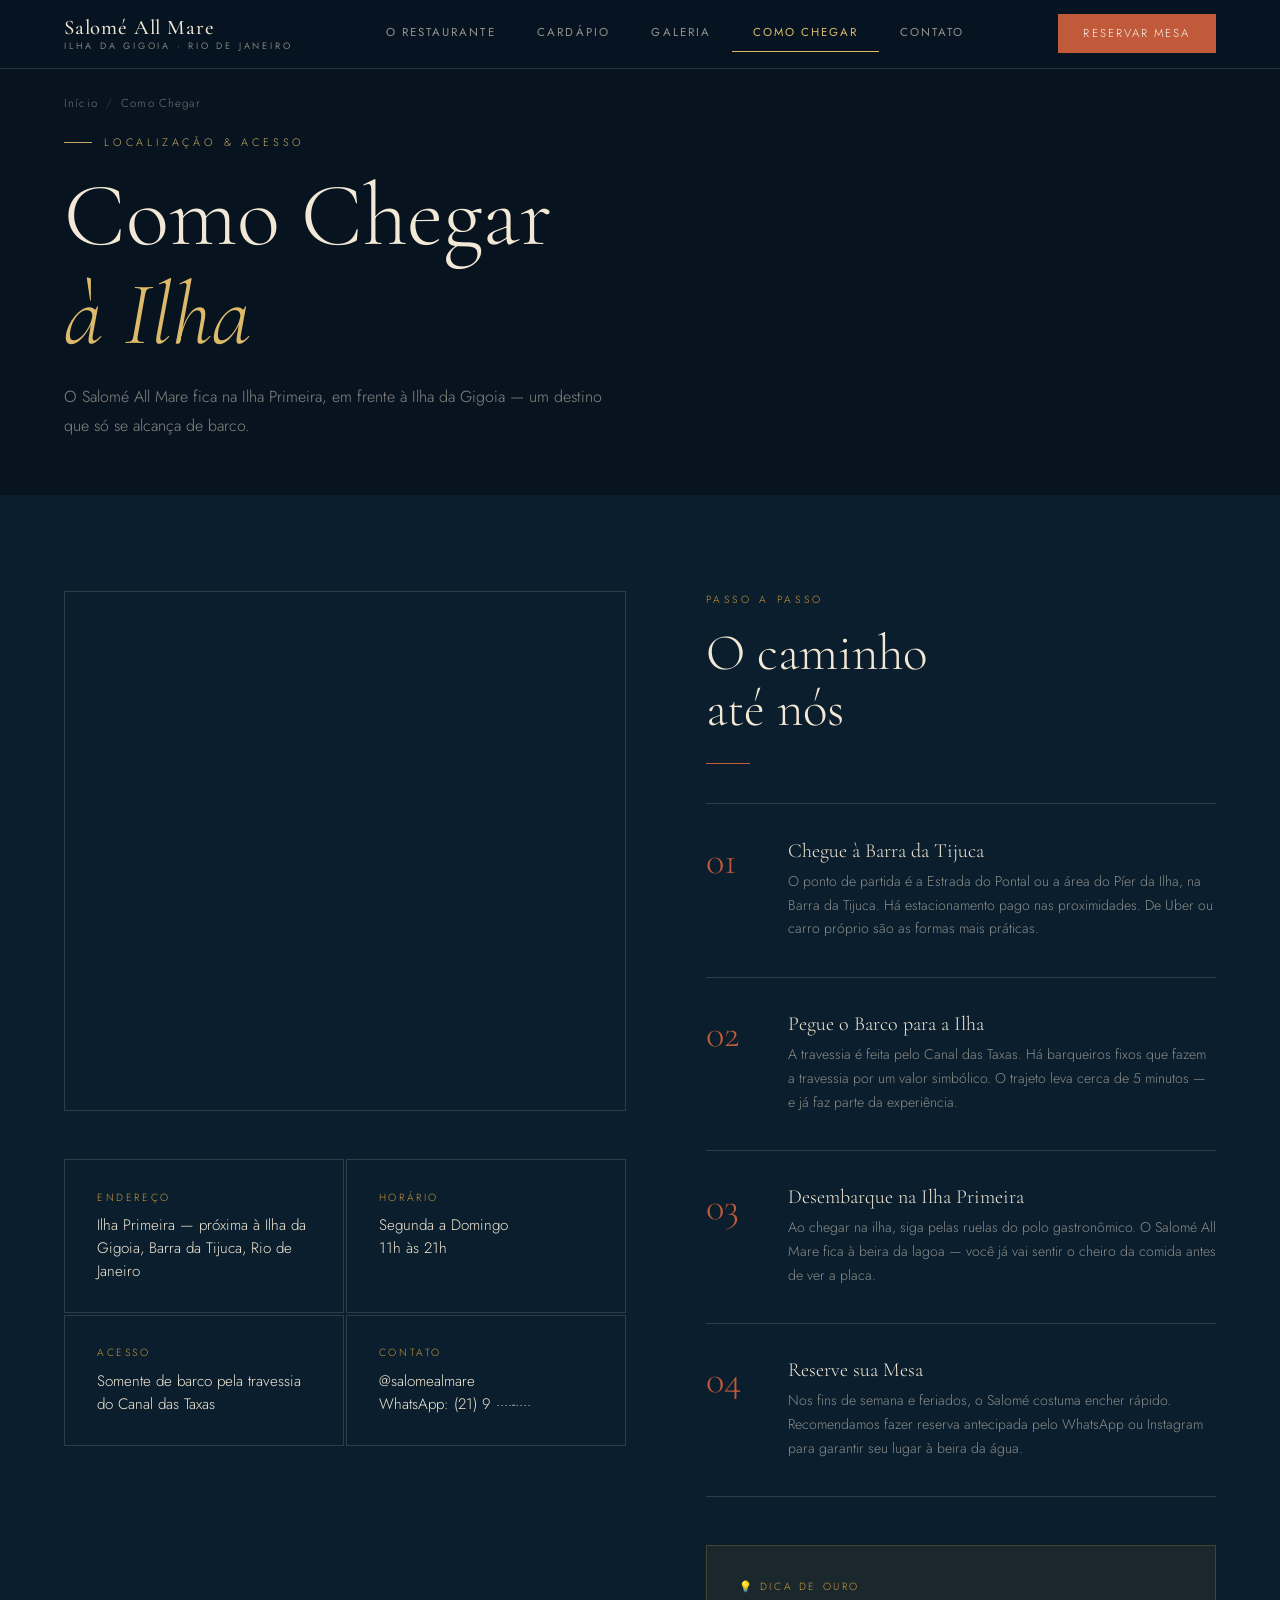
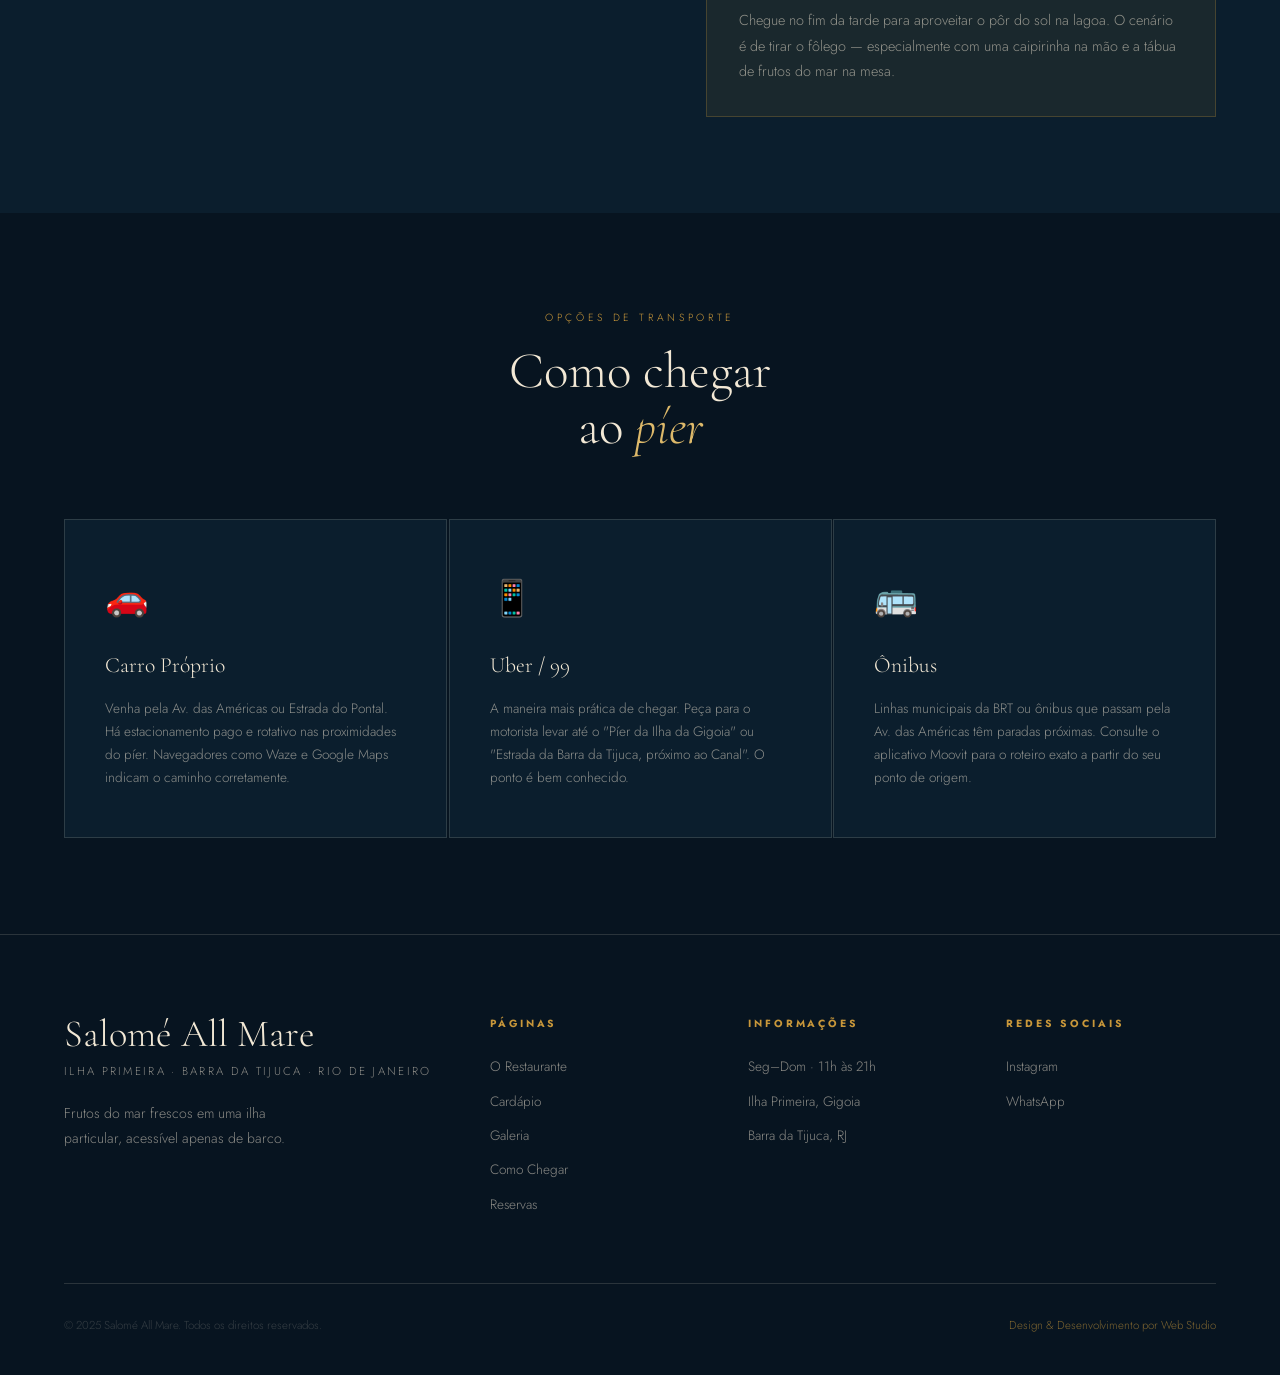
<file: como-chegar.html>
<!DOCTYPE html>
<html lang="pt-BR">
<head>
<meta charset="UTF-8">
<meta name="viewport" content="width=device-width, initial-scale=1.0">
<title>Como Chegar — Salomé All Mare</title>
<link href="https://fonts.googleapis.com/css2?family=Cormorant+Garamond:ital,wght@0,300;0,400;0,500;1,300;1,400&family=Jost:wght@300;400;500&display=swap" rel="stylesheet">
<link rel="stylesheet" href="style.css">
<style>
.map-container{width:100%;height:520px;border:.5px solid var(--border);overflow:hidden;background:var(--ocean);position:relative}
.map-container iframe{width:100%;height:100%;border:0;filter:invert(90%) hue-rotate(180deg) saturate(0.45) brightness(0.9)}
.step-list{margin-top:2.5rem}
.step{display:flex;gap:2rem;margin-bottom:0;padding:2.2rem 0;border-bottom:.5px solid var(--border)}
.step:first-child{border-top:.5px solid var(--border)}
.step-num{font-family:'Cormorant Garamond',serif;font-size:2.4rem;color:var(--coral);font-weight:300;min-width:50px;line-height:1;padding-top:2px}
.step h4{font-family:'Cormorant Garamond',serif;font-size:1.25rem;color:var(--sand);margin-bottom:.5rem}
.step p{font-size:.88rem;line-height:1.7}
.info-cards{display:grid;grid-template-columns:repeat(2,1fr);gap:2px;margin-top:3rem}
.info-card{background:rgba(11,30,45,.6);border:.5px solid var(--border);padding:1.8rem 2rem}
.info-card .lbl{font-size:.65rem;letter-spacing:.25em;text-transform:uppercase;color:var(--gold);margin-bottom:.5rem}
.info-card .val{font-size:.95rem;color:var(--sand);line-height:1.5}
.transport-grid{display:grid;grid-template-columns:repeat(3,1fr);gap:1.5px}
.transport-card{background:var(--ocean);border:.5px solid var(--border);padding:3rem 2.5rem;transition:border-color .25s}
.transport-card:hover{border-color:var(--border-md)}
.transport-icon{font-size:2.2rem;margin-bottom:1.2rem}
.transport-title{font-family:'Cormorant Garamond',serif;font-size:1.35rem;color:var(--sand);margin-bottom:.8rem}
.transport-text{font-size:.85rem;line-height:1.7}
.tip-box{background:rgba(200,151,58,.08);border:.5px solid rgba(200,151,58,.25);padding:2rem;margin-top:3rem}
.tip-box .tip-label{font-size:.65rem;letter-spacing:.25em;text-transform:uppercase;color:var(--gold);margin-bottom:.8rem}
.tip-box p{font-size:.9rem;line-height:1.75;color:var(--muted)}
@media(max-width:900px){
  .transport-grid{grid-template-columns:1fr}
  .info-cards{grid-template-columns:1fr}
}
</style>
</head>
<body>
<nav class="solid">
  <a href="index.html" class="nav-logo">Salomé All Mare <span>Ilha da Gigoia · Rio de Janeiro</span></a>
  <ul class="nav-center">
    <li><a href="sobre.html">O Restaurante</a></li>
    <li><a href="cardapio.html">Cardápio</a></li>
    <li><a href="galeria.html">Galeria</a></li>
    <li><a href="como-chegar.html" class="active">Como Chegar</a></li>
    <li><a href="contato.html">Contato</a></li>
  </ul>
  <a href="reservas.html" class="nav-cta">Reservar Mesa</a>
</nav>

<div class="page-hero" style="min-height:55vh">
  <div class="page-hero-bg" style="background-image:url('https://images.unsplash.com/photo-1544551763-46a013bb70d5?auto=format&w=1920&q=85');background-position:center 50%"></div>
  <div class="page-hero-overlay"></div>
  <div class="page-hero-content">
    <div class="breadcrumb"><a href="index.html">Início</a><span>/</span>Como Chegar</div>
    <div class="eyebrow">Localização & Acesso</div>
    <h1>Como Chegar<br><em>à Ilha</em></h1>
    <p class="sub">O Salomé All Mare fica na Ilha Primeira, em frente à Ilha da Gigoia — um destino que só se alcança de barco.</p>
  </div>
</div>

<!-- MAP + STEPS -->
<section class="section ocean">
  <div class="container" style="display:grid;grid-template-columns:1.1fr 1fr;gap:5rem;align-items:start">
    <div class="reveal">
      <div class="map-container">
        <iframe
          src="https://www.google.com/maps/embed?pb=!1m18!1m12!1m3!1d3675.0!2d-43.497!3d-23.010!2m3!1f0!2f0!3f0!3m2!1i1024!2i768!4f13.1!3m3!1m2!1s0x9bda28!2sIlha+da+Gigoia!5e0!3m2!1spt-BR!2sbr!4v1"
          allowfullscreen="" loading="lazy" title="Mapa Salomé All Mare">
        </iframe>
      </div>
      <div class="info-cards">
        <div class="info-card">
          <div class="lbl">Endereço</div>
          <div class="val">Ilha Primeira — próxima à Ilha da Gigoia, Barra da Tijuca, Rio de Janeiro</div>
        </div>
        <div class="info-card">
          <div class="lbl">Horário</div>
          <div class="val">Segunda a Domingo<br>11h às 21h</div>
        </div>
        <div class="info-card">
          <div class="lbl">Acesso</div>
          <div class="val">Somente de barco pela travessia do Canal das Taxas</div>
        </div>
        <div class="info-card">
          <div class="lbl">Contato</div>
          <div class="val">@salomealmare<br>WhatsApp: (21) 9 ····-····</div>
        </div>
      </div>
    </div>
    <div class="reveal" style="transition-delay:.15s">
      <span class="section-label">Passo a Passo</span>
      <h2 class="section-title">O caminho<br>até nós</h2>
      <div class="divider"></div>
      <div class="step-list">
        <div class="step">
          <div class="step-num">01</div>
          <div>
            <h4>Chegue à Barra da Tijuca</h4>
            <p>O ponto de partida é a Estrada do Pontal ou a área do Píer da Ilha, na Barra da Tijuca. Há estacionamento pago nas proximidades. De Uber ou carro próprio são as formas mais práticas.</p>
          </div>
        </div>
        <div class="step">
          <div class="step-num">02</div>
          <div>
            <h4>Pegue o Barco para a Ilha</h4>
            <p>A travessia é feita pelo Canal das Taxas. Há barqueiros fixos que fazem a travessia por um valor simbólico. O trajeto leva cerca de 5 minutos — e já faz parte da experiência.</p>
          </div>
        </div>
        <div class="step">
          <div class="step-num">03</div>
          <div>
            <h4>Desembarque na Ilha Primeira</h4>
            <p>Ao chegar na ilha, siga pelas ruelas do polo gastronômico. O Salomé All Mare fica à beira da lagoa — você já vai sentir o cheiro da comida antes de ver a placa.</p>
          </div>
        </div>
        <div class="step">
          <div class="step-num">04</div>
          <div>
            <h4>Reserve sua Mesa</h4>
            <p>Nos fins de semana e feriados, o Salomé costuma encher rápido. Recomendamos fazer reserva antecipada pelo WhatsApp ou Instagram para garantir seu lugar à beira da água.</p>
          </div>
        </div>
      </div>
      <div class="tip-box">
        <div class="tip-label">💡 Dica de Ouro</div>
        <p>Chegue no fim da tarde para aproveitar o pôr do sol na lagoa. O cenário é de tirar o fôlego — especialmente com uma caipirinha na mão e a tábua de frutos do mar na mesa.</p>
      </div>
    </div>
  </div>
</section>

<!-- TRANSPORT OPTIONS -->
<section class="section dark">
  <div class="container">
    <div style="text-align:center;max-width:560px;margin:0 auto 4rem" class="reveal">
      <span class="section-label">Opções de Transporte</span>
      <h2 class="section-title">Como chegar<br>ao <em>píer</em></h2>
    </div>
  </div>
  <div class="transport-grid">
    <div class="transport-card reveal">
      <div class="transport-icon">🚗</div>
      <div class="transport-title">Carro Próprio</div>
      <p class="transport-text">Venha pela Av. das Américas ou Estrada do Pontal. Há estacionamento pago e rotativo nas proximidades do píer. Navegadores como Waze e Google Maps indicam o caminho corretamente.</p>
    </div>
    <div class="transport-card reveal" style="transition-delay:.12s">
      <div class="transport-icon">📱</div>
      <div class="transport-title">Uber / 99</div>
      <p class="transport-text">A maneira mais prática de chegar. Peça para o motorista levar até o "Píer da Ilha da Gigoia" ou "Estrada da Barra da Tijuca, próximo ao Canal". O ponto é bem conhecido.</p>
    </div>
    <div class="transport-card reveal" style="transition-delay:.24s">
      <div class="transport-icon">🚌</div>
      <div class="transport-title">Ônibus</div>
      <p class="transport-text">Linhas municipais da BRT ou ônibus que passam pela Av. das Américas têm paradas próximas. Consulte o aplicativo Moovit para o roteiro exato a partir do seu ponto de origem.</p>
    </div>
  </div>
</section>

<footer>
  <div class="footer-grid">
    <div class="footer-brand">
      <div class="name">Salomé All Mare</div>
      <div class="tagline">Ilha Primeira · Barra da Tijuca · Rio de Janeiro</div>
      <p>Frutos do mar frescos em uma ilha particular, acessível apenas de barco.</p>
    </div>
    <div class="footer-col"><h5>Páginas</h5>
      <a href="sobre.html">O Restaurante</a><a href="cardapio.html">Cardápio</a>
      <a href="galeria.html">Galeria</a><a href="como-chegar.html">Como Chegar</a>
      <a href="reservas.html">Reservas</a>
    </div>
    <div class="footer-col"><h5>Informações</h5>
      <a href="#">Seg–Dom · 11h às 21h</a>
      <a href="#">Ilha Primeira, Gigoia</a><a href="#">Barra da Tijuca, RJ</a>
    </div>
    <div class="footer-col"><h5>Redes Sociais</h5>
      <a href="https://www.instagram.com/salomealmare/" target="_blank">Instagram</a>
      <a href="#">WhatsApp</a>
    </div>
  </div>
  <div class="footer-bottom">
    <p>© 2025 Salomé All Mare. Todos os direitos reservados.</p>
    <p class="credit">Design & Desenvolvimento por Web Studio</p>
  </div>
</footer>

<script>
const obs = new IntersectionObserver(e => e.forEach(x => { if(x.isIntersecting){ x.target.classList.add('visible'); obs.unobserve(x.target); }}), { threshold: 0.1 });
document.querySelectorAll('.reveal').forEach(el => obs.observe(el));
</script>
</body>
</html>
</file>
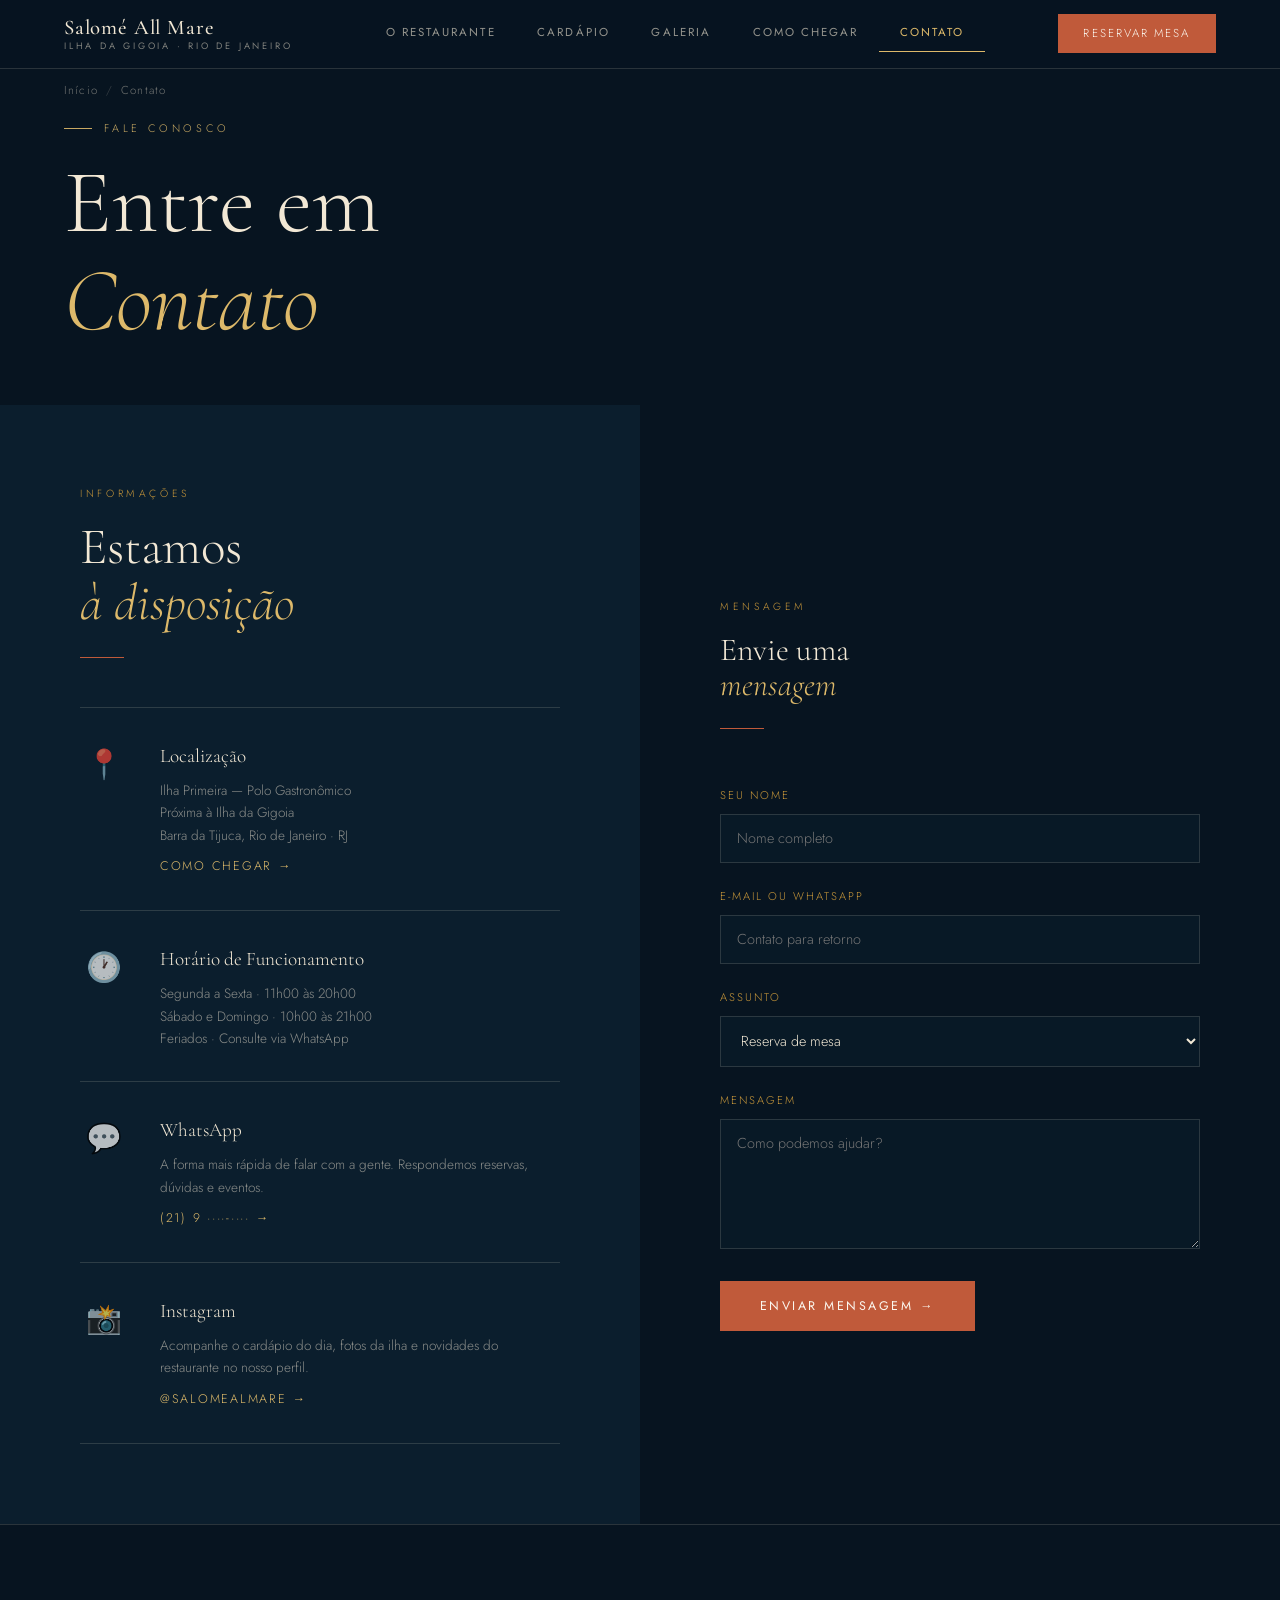
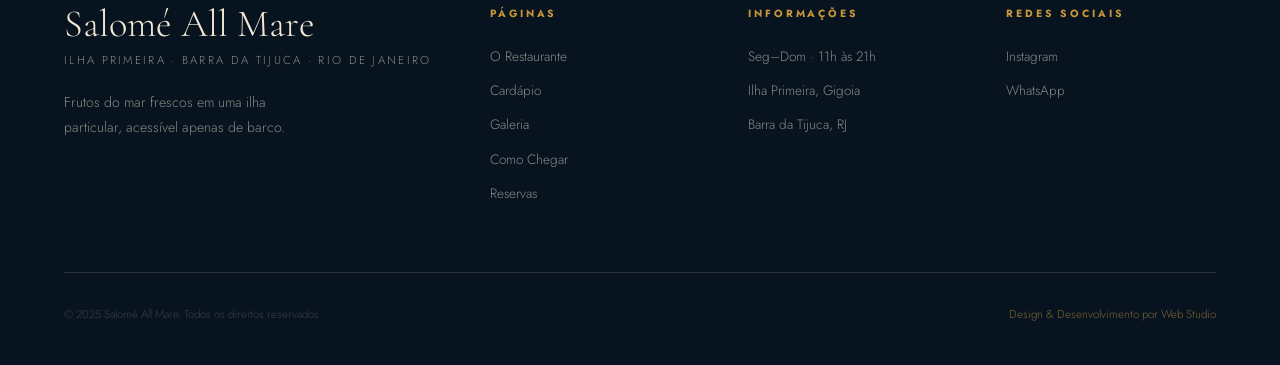
<file: contato.html>
<!DOCTYPE html>
<html lang="pt-BR">
<head>
<meta charset="UTF-8">
<meta name="viewport" content="width=device-width, initial-scale=1.0">
<title>Contato — Salomé All Mare</title>
<link href="https://fonts.googleapis.com/css2?family=Cormorant+Garamond:ital,wght@0,300;0,400;0,500;1,300;1,400&family=Jost:wght@300;400;500&display=swap" rel="stylesheet">
<link rel="stylesheet" href="style.css">
<style>
.contact-grid{display:grid;grid-template-columns:1fr 1fr;gap:0;min-height:70vh}
.contact-left{background:var(--ocean);padding:5rem;display:flex;flex-direction:column;justify-content:center}
.contact-right{padding:5rem;display:flex;flex-direction:column;justify-content:center}
.contact-block{display:flex;gap:2rem;padding:2rem 0;border-bottom:.5px solid var(--border)}
.contact-block:first-child{border-top:.5px solid var(--border)}
.contact-block-icon{font-size:1.8rem;min-width:48px;text-align:center;opacity:.7}
.contact-block-title{font-family:'Cormorant Garamond',serif;font-size:1.2rem;color:var(--sand);margin-bottom:.4rem}
.contact-block-text{font-size:.85rem;line-height:1.65}
.contact-block-link{display:inline-block;margin-top:.6rem;font-size:.78rem;letter-spacing:.14em;text-transform:uppercase;color:var(--gold-light);text-decoration:none;transition:opacity .2s}
.contact-block-link:hover{opacity:.7}
.form-group{margin-bottom:1.5rem}
.form-group label{display:block;font-size:.7rem;letter-spacing:.18em;text-transform:uppercase;color:var(--gold);margin-bottom:.55rem}
.form-group input,.form-group textarea,.form-group select{width:100%;background:rgba(11,30,45,.5);border:.5px solid var(--border);color:var(--sand);padding:.85rem 1rem;font-family:'Jost',sans-serif;font-size:.9rem;font-weight:300;outline:none;transition:border-color .2s}
.form-group input:focus,.form-group textarea:focus{border-color:rgba(200,151,58,.5)}
.form-group textarea{min-height:130px;resize:vertical}
.btn-send{background:var(--coral);color:var(--ivory);border:none;padding:1rem 2.5rem;font-family:'Jost',sans-serif;font-size:.78rem;letter-spacing:.2em;text-transform:uppercase;cursor:pointer;transition:background .2s}
.btn-send:hover{background:var(--coral-light)}

.social-links{display:flex;gap:1.5px;margin-top:3rem}
.social-link{background:rgba(11,30,45,.5);border:.5px solid var(--border);padding:1.5rem 2rem;text-decoration:none;color:var(--sand);display:flex;align-items:center;gap:.8rem;transition:border-color .2s;flex:1;justify-content:center}
.social-link:hover{border-color:var(--border-md)}
.social-link .ico{font-size:1.3rem}
.social-link .sname{font-size:.78rem;letter-spacing:.14em;text-transform:uppercase}

@media(max-width:900px){
  .contact-grid{grid-template-columns:1fr}
  .contact-left,.contact-right{padding:3rem}
}
</style>
</head>
<body>
<nav class="solid">
  <a href="index.html" class="nav-logo">Salomé All Mare <span>Ilha da Gigoia · Rio de Janeiro</span></a>
  <ul class="nav-center">
    <li><a href="sobre.html">O Restaurante</a></li>
    <li><a href="cardapio.html">Cardápio</a></li>
    <li><a href="galeria.html">Galeria</a></li>
    <li><a href="como-chegar.html">Como Chegar</a></li>
    <li><a href="contato.html" class="active">Contato</a></li>
  </ul>
  <a href="reservas.html" class="nav-cta">Reservar Mesa</a>
</nav>

<div class="page-hero" style="min-height:45vh">
  <div class="page-hero-bg" style="background-image:url('https://images.unsplash.com/photo-1555396273-367ea4eb4db5?auto=format&w=1920&q=85');background-position:center 65%"></div>
  <div class="page-hero-overlay"></div>
  <div class="page-hero-content">
    <div class="breadcrumb"><a href="index.html">Início</a><span>/</span>Contato</div>
    <div class="eyebrow">Fale Conosco</div>
    <h1>Entre em<br><em>Contato</em></h1>
  </div>
</div>

<div class="contact-grid">
  <div class="contact-left reveal">
    <span class="section-label">Informações</span>
    <h2 class="section-title">Estamos<br><em>à disposição</em></h2>
    <div class="divider"></div>
    <div style="margin-top:1.5rem">
      <div class="contact-block">
        <div class="contact-block-icon">📍</div>
        <div>
          <div class="contact-block-title">Localização</div>
          <p class="contact-block-text">Ilha Primeira — Polo Gastronômico<br>Próxima à Ilha da Gigoia<br>Barra da Tijuca, Rio de Janeiro · RJ</p>
          <a href="como-chegar.html" class="contact-block-link">Como Chegar →</a>
        </div>
      </div>
      <div class="contact-block">
        <div class="contact-block-icon">🕐</div>
        <div>
          <div class="contact-block-title">Horário de Funcionamento</div>
          <p class="contact-block-text">Segunda a Sexta · 11h00 às 20h00<br>Sábado e Domingo · 10h00 às 21h00<br>Feriados · Consulte via WhatsApp</p>
        </div>
      </div>
      <div class="contact-block">
        <div class="contact-block-icon">💬</div>
        <div>
          <div class="contact-block-title">WhatsApp</div>
          <p class="contact-block-text">A forma mais rápida de falar com a gente. Respondemos reservas, dúvidas e eventos.</p>
          <a href="https://wa.me/5521999999999" class="contact-block-link" target="_blank">(21) 9 ····-···· →</a>
        </div>
      </div>
      <div class="contact-block">
        <div class="contact-block-icon">📸</div>
        <div>
          <div class="contact-block-title">Instagram</div>
          <p class="contact-block-text">Acompanhe o cardápio do dia, fotos da ilha e novidades do restaurante no nosso perfil.</p>
          <a href="https://www.instagram.com/salomealmare/" class="contact-block-link" target="_blank">@salomealmare →</a>
        </div>
      </div>
    </div>
  </div>
  <div class="contact-right reveal" style="transition-delay:.15s;background:var(--deep)">
    <span class="section-label">Mensagem</span>
    <h2 class="section-title" style="font-size:2rem">Envie uma<br><em>mensagem</em></h2>
    <div class="divider"></div>
    <form style="margin-top:2rem" onsubmit="event.preventDefault();this.innerHTML='<p style=\'font-size:1rem;color:var(--gold-light);text-align:center;padding:2rem\'>✓ Mensagem enviada! Retornaremos em breve.</p>'">
      <div class="form-group">
        <label>Seu nome</label>
        <input type="text" placeholder="Nome completo" required>
      </div>
      <div class="form-group">
        <label>E-mail ou WhatsApp</label>
        <input type="text" placeholder="Contato para retorno" required>
      </div>
      <div class="form-group">
        <label>Assunto</label>
        <select>
          <option>Reserva de mesa</option>
          <option>Eventos e grupos</option>
          <option>Informações gerais</option>
          <option>Parceria / Imprensa</option>
          <option>Outro assunto</option>
        </select>
      </div>
      <div class="form-group">
        <label>Mensagem</label>
        <textarea placeholder="Como podemos ajudar?" required></textarea>
      </div>
      <button type="submit" class="btn-send">Enviar Mensagem →</button>
    </form>
  </div>
</div>

<footer>
  <div class="footer-grid">
    <div class="footer-brand">
      <div class="name">Salomé All Mare</div>
      <div class="tagline">Ilha Primeira · Barra da Tijuca · Rio de Janeiro</div>
      <p>Frutos do mar frescos em uma ilha particular, acessível apenas de barco.</p>
    </div>
    <div class="footer-col"><h5>Páginas</h5>
      <a href="sobre.html">O Restaurante</a><a href="cardapio.html">Cardápio</a>
      <a href="galeria.html">Galeria</a><a href="como-chegar.html">Como Chegar</a>
      <a href="reservas.html">Reservas</a>
    </div>
    <div class="footer-col"><h5>Informações</h5>
      <a href="#">Seg–Dom · 11h às 21h</a>
      <a href="#">Ilha Primeira, Gigoia</a><a href="#">Barra da Tijuca, RJ</a>
    </div>
    <div class="footer-col"><h5>Redes Sociais</h5>
      <a href="https://www.instagram.com/salomealmare/" target="_blank">Instagram</a>
      <a href="#">WhatsApp</a>
    </div>
  </div>
  <div class="footer-bottom">
    <p>© 2025 Salomé All Mare. Todos os direitos reservados.</p>
    <p class="credit">Design & Desenvolvimento por Web Studio</p>
  </div>
</footer>

<script>
const obs = new IntersectionObserver(e => e.forEach(x => { if(x.isIntersecting){ x.target.classList.add('visible'); obs.unobserve(x.target); }}), { threshold: 0.1 });
document.querySelectorAll('.reveal').forEach(el => obs.observe(el));
</script>
</body>
</html>
</file>
<file: style.css>
/* ── RESET & BASE ── */
*, *::before, *::after { margin: 0; padding: 0; box-sizing: border-box; }
html { scroll-behavior: smooth; font-size: 16px; }

:root {
  --ocean:       #0B1E2D;
  --deep:        #071420;
  --sand:        #F2E8D5;
  --ivory:       #FBF7EF;
  --coral:       #C05A3A;
  --coral-light: #D4795C;
  --gold:        #C8973A;
  --gold-light:  #DDB96A;
  --muted:       rgba(242,232,213,0.55);
  --border:      rgba(242,232,213,0.15);
  --border-md:   rgba(242,232,213,0.28);
}

body {
  background: var(--deep);
  color: var(--sand);
  font-family: 'Jost', sans-serif;
  font-weight: 300;
  overflow-x: hidden;
  line-height: 1.7;
}

/* ── TYPOGRAPHY ── */
h1, h2, h3, h4 {
  font-family: 'Cormorant Garamond', serif;
  font-weight: 300;
  line-height: 1.1;
}
em { font-style: italic; color: var(--gold-light); }
p { color: var(--muted); }
a { color: inherit; }

/* ── NAV ── */
nav {
  position: fixed; top: 0; left: 0; width: 100%; z-index: 999;
  padding: 1.4rem 5vw;
  display: flex; align-items: center; justify-content: space-between;
  transition: background 0.4s, padding 0.4s, border-color 0.4s;
  border-bottom: 0.5px solid transparent;
}
nav.scrolled, nav.solid {
  background: rgba(7,20,32,0.97);
  backdrop-filter: blur(16px);
  padding: 0.9rem 5vw;
  border-bottom-color: var(--border);
}
.nav-logo {
  font-family: 'Cormorant Garamond', serif;
  font-size: 1.3rem; font-weight: 500; letter-spacing: 0.04em;
  color: var(--sand); text-decoration: none;
  line-height: 1;
  display: flex; flex-direction: column; gap: 2px;
}
.nav-logo span {
  font-size: 0.58rem; font-family: 'Jost', sans-serif;
  letter-spacing: 0.3em; font-weight: 400; opacity: 0.5;
  text-transform: uppercase;
}
.nav-center {
  display: flex; gap: 0; list-style: none;
}
.nav-center a {
  display: block; padding: 0.5rem 1.3rem;
  font-size: 0.72rem; letter-spacing: 0.18em; text-transform: uppercase;
  font-weight: 400; opacity: 0.6; text-decoration: none;
  transition: opacity 0.2s;
  border-bottom: 1.5px solid transparent;
}
.nav-center a:hover { opacity: 1; }
.nav-center a.active {
  opacity: 1; color: var(--gold-light);
  border-bottom-color: var(--gold-light);
}
.nav-cta {
  background: var(--coral); color: var(--ivory);
  padding: 0.6rem 1.6rem; text-decoration: none;
  font-size: 0.72rem; letter-spacing: 0.18em;
  text-transform: uppercase; font-family: 'Jost', sans-serif;
  transition: background 0.2s;
}
.nav-cta:hover { background: var(--coral-light); }

/* ── PAGE HERO ── */
.page-hero {
  min-height: 52vh;
  display: flex; align-items: flex-end;
  padding: 0 5vw 6vh;
  position: relative; overflow: hidden;
}
.page-hero-bg {
  position: absolute; inset: 0;
  background-size: cover; background-position: center;
}
.page-hero-overlay {
  position: absolute; inset: 0;
  background: linear-gradient(to top, rgba(7,20,32,1) 0%, rgba(7,20,32,0.55) 50%, rgba(7,20,32,0.3) 100%);
}
.page-hero-content { position: relative; z-index: 2; }
.eyebrow {
  font-size: 0.68rem; letter-spacing: 0.35em; text-transform: uppercase;
  color: var(--gold-light); margin-bottom: 1rem; display: flex;
  align-items: center; gap: 12px; opacity: 0.9;
}
.eyebrow::before {
  content: ''; display: block; width: 28px; height: 0.5px;
  background: var(--gold-light);
}
.page-hero h1 { font-size: clamp(3rem, 7vw, 6rem); color: var(--sand); }
.page-hero .sub {
  margin-top: 1.2rem; max-width: 560px; font-size: 1rem;
  line-height: 1.8; color: var(--muted);
}

/* ── SECTIONS ── */
.section { padding: 6rem 5vw; }
.section.dark  { background: var(--deep); }
.section.ocean { background: var(--ocean); }
.section.alt   { background: #0D1F2E; }

.section-label {
  font-size: 0.65rem; letter-spacing: 0.35em; text-transform: uppercase;
  color: var(--gold); display: block; margin-bottom: 1rem;
}
.section-title { font-size: clamp(2rem, 4vw, 3.2rem); color: var(--sand); }
.divider { width: 44px; height: 0.5px; background: var(--coral); margin: 1.6rem 0; }

.container { max-width: 1200px; margin: 0 auto; }
.container-sm { max-width: 860px; margin: 0 auto; }
.container-xs { max-width: 640px; margin: 0 auto; }

/* ── BUTTONS ── */
.btn {
  display: inline-block; text-decoration: none;
  font-family: 'Jost', sans-serif; letter-spacing: 0.18em;
  text-transform: uppercase; font-size: 0.76rem;
  transition: all 0.2s; cursor: pointer; border: none;
}
.btn-primary {
  background: var(--coral); color: var(--ivory);
  padding: 0.9rem 2.4rem;
}
.btn-primary:hover { background: var(--coral-light); transform: translateY(-1px); }
.btn-outline {
  border: 0.5px solid var(--border-md); color: var(--sand);
  padding: 0.9rem 2.4rem; background: transparent;
}
.btn-outline:hover { border-color: var(--coral); background: rgba(192,90,58,0.08); }
.btn-gold {
  background: transparent; border: 0.5px solid rgba(200,151,58,0.4);
  color: var(--gold-light); padding: 0.9rem 2.4rem;
}
.btn-gold:hover { background: rgba(200,151,58,0.1); }

/* ── CARDS ── */
.card {
  background: rgba(11,30,45,0.6); border: 0.5px solid var(--border);
  transition: border-color 0.25s, transform 0.25s;
}
.card:hover { border-color: var(--border-md); transform: translateY(-2px); }

/* ── GRID UTILS ── */
.grid-2  { display: grid; grid-template-columns: 1fr 1fr; gap: 2rem; }
.grid-3  { display: grid; grid-template-columns: repeat(3, 1fr); gap: 1.5rem; }
.grid-4  { display: grid; grid-template-columns: repeat(4, 1fr); gap: 1.5rem; }
.gap-lg  { gap: 4rem; }
.gap-xl  { gap: 6rem; }

/* ── REVEAL ANIMATION ── */
.reveal {
  opacity: 0; transform: translateY(28px);
  transition: opacity 0.75s ease, transform 0.75s ease;
}
.reveal.visible { opacity: 1; transform: none; }

/* ── IMAGE ── */
.img-cover {
  width: 100%; height: 100%;
  object-fit: cover; display: block;
}
.img-frame {
  overflow: hidden; background: var(--ocean);
  border: 0.5px solid var(--border);
}

/* ── FOOTER ── */
footer {
  background: var(--deep); padding: 5rem 5vw 2.5rem;
  border-top: 0.5px solid var(--border);
}
.footer-grid {
  display: grid; grid-template-columns: 1.8fr 1fr 1fr 1fr;
  gap: 3rem; padding-bottom: 3.5rem;
  border-bottom: 0.5px solid var(--border);
}
.footer-brand .name {
  font-family: 'Cormorant Garamond', serif;
  font-size: 2.4rem; font-weight: 300; color: var(--sand); line-height: 1;
}
.footer-brand .tagline {
  font-size: 0.72rem; letter-spacing: 0.2em; text-transform: uppercase;
  color: var(--muted); margin-top: 0.5rem;
}
.footer-brand p {
  margin-top: 1.2rem; font-size: 0.88rem; line-height: 1.8;
  max-width: 260px;
}
.footer-col h5 {
  font-size: 0.65rem; letter-spacing: 0.28em; text-transform: uppercase;
  color: var(--gold); margin-bottom: 1.4rem;
}
.footer-col a {
  display: block; font-size: 0.85rem; color: var(--muted);
  text-decoration: none; margin-bottom: 0.7rem; transition: color 0.2s;
}
.footer-col a:hover { color: var(--sand); }
.footer-bottom {
  display: flex; justify-content: space-between; align-items: center;
  padding-top: 2rem; flex-wrap: wrap; gap: 1rem;
}
.footer-bottom p { font-size: 0.72rem; opacity: 0.35; }
.footer-bottom .credit { color: var(--gold); opacity: 0.6; }

/* ── BREADCRUMB ── */
.breadcrumb {
  display: flex; align-items: center; gap: 8px;
  font-size: 0.72rem; letter-spacing: 0.1em;
  opacity: 0.45; margin-bottom: 1.2rem;
}
.breadcrumb a { text-decoration: none; }
.breadcrumb a:hover { opacity: 1; color: var(--gold-light); }
.breadcrumb span { opacity: 0.5; }

/* ── MOBILE ── */
@media (max-width: 900px) {
  .nav-center { display: none; }
  .grid-2, .grid-3, .grid-4 { grid-template-columns: 1fr; }
  .footer-grid { grid-template-columns: 1fr 1fr; }
}
@media (max-width: 600px) {
  .footer-grid { grid-template-columns: 1fr; }
}
</file>
